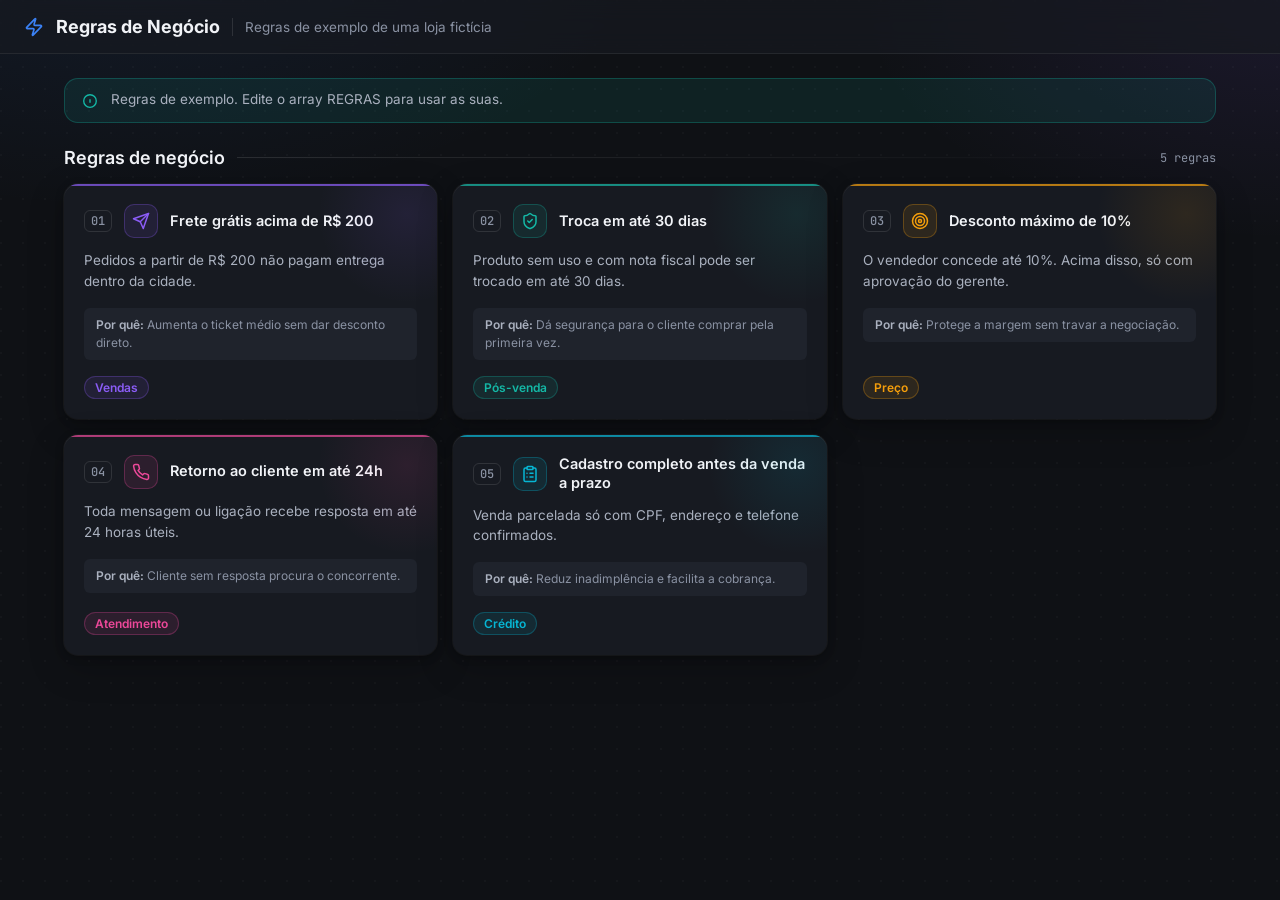
<file: index.html>
<!doctype html>
<html lang="pt-BR">
<head>
  <meta charset="utf-8" />
  <meta name="viewport" content="width=device-width,initial-scale=1" />
  <title>Regras de Negócio · Sandbox</title>
  <link rel="preconnect" href="https://fonts.googleapis.com" />
  <link rel="preconnect" href="https://fonts.gstatic.com" crossorigin />
  <link rel="stylesheet" href="https://fonts.googleapis.com/css2?family=Inter:wght@400;500;600;700&family=JetBrains+Mono:wght@400;500&display=swap" />
  <style>
    /* ===== Tokens ===== */
    :root {
      --bg: #0f1115;
      --surface-1: #171a21;
      --surface-2: #1f232c;
      --border-subtle: rgba(255, 255, 255, 0.070);
      --border-default: rgba(255, 255, 255, 0.110);
      --text-primary: #f1f3f7;
      --text-secondary: #aab1bf;
      --text-muted: #8a92a3;

      --accent: #3b82f6;  --accent-soft: rgba(59, 130, 246, 0.10);   --accent-border: rgba(59, 130, 246, 0.30);
      --info: #14b8a6;    --info-soft: rgba(20, 184, 166, 0.10);    --info-border: rgba(20, 184, 166, 0.28);
      --warning: #f59e0b; --warning-soft: rgba(245, 158, 11, 0.10); --warning-border: rgba(245, 158, 11, 0.28);
      --rose: #ec4899;    --rose-soft: rgba(236, 72, 153, 0.10);   --rose-border: rgba(236, 72, 153, 0.28);
      --violet: #8b5cf6;  --violet-soft: rgba(139, 92, 246, 0.10); --violet-border: rgba(139, 92, 246, 0.28);
      --cyan: #06b6d4;    --cyan-soft: rgba(6, 182, 212, 0.10);    --cyan-border: rgba(6, 182, 212, 0.28);

      --font-sans: 'Inter', -apple-system, BlinkMacSystemFont, sans-serif;
      --font-mono: 'JetBrains Mono', 'Fira Code', monospace;
      --text-xs: 12px; --text-sm: 13.5px; --text-base: 14.5px; --text-lg: 18px; --text-xl: 22px;

      --space-1: 4px; --space-2: 8px; --space-3: 12px; --space-4: 16px; --space-5: 20px; --space-6: 24px; --space-8: 32px;
      --radius-sm: 6px; --radius-card: 14px; --radius-full: 999px;

      --shadow-card: 0 0 0 1px rgba(255,255,255,0.045), 0 2px 8px rgba(0,0,0,0.28), 0 12px 36px rgba(0,0,0,0.22);
      --shadow-card-hover: 0 0 0 1px rgba(255,255,255,0.090), 0 4px 14px rgba(0,0,0,0.40), 0 22px 60px rgba(0,0,0,0.34);
      --card-edge: inset 0 1px 0 rgba(255,255,255,0.06);
      --gradient-divider: linear-gradient(90deg, var(--border-default), transparent);
      --dot-grid: radial-gradient(circle at 1px 1px, rgba(255,255,255,0.022) 1px, transparent 0);
      --transition-base: 180ms ease;
      --topbar-bg: rgba(23, 26, 33, 0.72);
    }

    * { box-sizing: border-box; }
    body {
      margin: 0;
      min-height: 100vh;
      background-color: var(--bg);
      background-image:
        radial-gradient(900px 500px at 10% -10%, var(--accent-soft), transparent 60%),
        radial-gradient(700px 400px at 100% 0%, var(--violet-soft), transparent 60%),
        var(--dot-grid);
      background-size: auto, auto, 22px 22px;
      color: var(--text-primary);
      font-family: var(--font-sans);
      font-size: var(--text-base);
      -webkit-font-smoothing: antialiased;
    }

    /* ===== Topbar ===== */
    .topbar {
      display: flex; align-items: center; gap: var(--space-3);
      padding: var(--space-4) var(--space-6);
      background: var(--topbar-bg);
      backdrop-filter: blur(12px);
      border-bottom: 1px solid var(--border-subtle);
      position: sticky; top: 0; z-index: 10;
    }
    .topbar__logo { color: var(--accent); display: flex; }
    .topbar__title { font-weight: 700; font-size: var(--text-lg); }
    .topbar__sep { width: 1px; height: 18px; background: var(--border-default); }
    .topbar__breadcrumb { color: var(--text-muted); font-size: var(--text-sm); }

    .content { max-width: 1200px; margin: 0 auto; padding: var(--space-6); }

    /* ===== Alerta ===== */
    .alert {
      display: flex; align-items: flex-start; gap: var(--space-3);
      padding: var(--space-3) var(--space-4);
      border-radius: var(--radius-card);
      background: var(--info-soft); border: 1px solid var(--info-border);
      color: var(--text-secondary); font-size: var(--text-sm);
      margin-bottom: var(--space-6);
    }
    .alert svg { color: var(--info); flex: none; margin-top: 1px; }

    /* ===== Seção ===== */
    .section__head { display: flex; align-items: center; gap: var(--space-3); margin-bottom: var(--space-4); }
    .section__head h2 { margin: 0; font-size: var(--text-lg); font-weight: 600; }
    .section__line { flex: 1; height: 1px; background: var(--gradient-divider); }
    .section__count { font-family: var(--font-mono); font-size: var(--text-xs); color: var(--text-muted); }

    /* ===== Grade e cards ===== */
    .grid { display: grid; grid-template-columns: repeat(auto-fill, minmax(300px, 1fr)); gap: var(--space-4); }
    .card {
      position: relative; overflow: hidden;
      display: flex; flex-direction: column;
      background: var(--surface-1);
      border-radius: var(--radius-card);
      box-shadow: var(--card-edge), var(--shadow-card);
      transition: transform var(--transition-base), box-shadow var(--transition-base);
    }
    .card:hover { transform: translateY(-2px); box-shadow: var(--card-edge), var(--shadow-card-hover); }
    .card::before {
      content: ""; position: absolute; inset: 0 0 auto 0; height: 2px;
      background: var(--cor); opacity: .7;
    }
    .card::after { /* glow de canto, cor como sussurro */
      content: ""; position: absolute; width: 180px; height: 180px; right: -60px; top: -60px;
      background: radial-gradient(circle, var(--cor-soft), transparent 70%);
      pointer-events: none;
    }
    .card__header { display: flex; align-items: center; gap: var(--space-3); padding: var(--space-5) var(--space-5) var(--space-3); }
    .card__num {
      font-family: var(--font-mono); font-size: var(--text-xs); font-weight: 500;
      color: var(--text-muted); border: 1px solid var(--border-default);
      border-radius: var(--radius-sm); padding: 2px 6px;
    }
    .card__icon {
      width: 34px; height: 34px; display: grid; place-items: center; flex: none;
      border-radius: 10px; color: var(--cor); background: var(--cor-soft); border: 1px solid var(--cor-border);
    }
    .card__title { font-weight: 600; font-size: var(--text-base); line-height: 1.3; }
    .card__body { padding: 0 var(--space-5) var(--space-5); display: flex; flex-direction: column; flex: 1; }
    .card__desc { margin: 0 0 var(--space-4); color: var(--text-secondary); font-size: var(--text-sm); line-height: 1.55; }
    .card__why {
      padding: var(--space-2) var(--space-3); border-radius: var(--radius-sm);
      background: var(--surface-2); color: var(--text-muted); font-size: var(--text-xs); line-height: 1.5;
    }
    .card__why strong { color: var(--text-secondary); font-weight: 600; }
    .card__foot { margin-top: auto; padding-top: var(--space-4); }

    .badge {
      display: inline-flex; align-items: center; padding: 3px 10px;
      border-radius: var(--radius-full); font-size: var(--text-xs); font-weight: 600;
      color: var(--cor); background: var(--cor-soft); border: 1px solid var(--cor-border);
    }

    /* cores por categoria */
    .c-violet  { --cor: var(--violet);  --cor-soft: var(--violet-soft);  --cor-border: var(--violet-border); }
    .c-info    { --cor: var(--info);    --cor-soft: var(--info-soft);    --cor-border: var(--info-border); }
    .c-warning { --cor: var(--warning); --cor-soft: var(--warning-soft); --cor-border: var(--warning-border); }
    .c-rose    { --cor: var(--rose);    --cor-soft: var(--rose-soft);    --cor-border: var(--rose-border); }
    .c-cyan    { --cor: var(--cyan);    --cor-soft: var(--cyan-soft);    --cor-border: var(--cyan-border); }

    .empty { padding: var(--space-8); text-align: center; color: var(--text-muted); }

    /* entrada em cascata — só transform/opacity, 1× */
    @keyframes pageIn { from { opacity: 0; transform: translateY(8px); } to { opacity: 1; transform: none; } }
    .anim-in { animation: pageIn 420ms cubic-bezier(.2,.7,.2,1) both; }
    @media (prefers-reduced-motion: reduce) { .anim-in { animation: none; } .card:hover { transform: none; } }

    @media (max-width: 640px) {
      .topbar { padding: var(--space-3) var(--space-4); flex-wrap: wrap; }
      .topbar__sep { display: none; }
      .topbar__breadcrumb { width: 100%; }
      .content { padding: var(--space-4); }
      .grid { grid-template-columns: 1fr; }
    }
  </style>
</head>
<body>
  <!-- Ícones Lucide (MIT) — só os usados nesta tela; o JS referencia com <use href="#i-nome"> -->
  <svg width="0" height="0" style="position:absolute" aria-hidden="true">
    <symbol id="i-send" viewBox="0 0 24 24"><path d="m22 2-7 20-4-9-9-4Z"/><path d="M22 2 11 13"/></symbol>
    <symbol id="i-shield-check" viewBox="0 0 24 24"><path d="M20 13c0 5-3.5 7.5-7.66 8.95a1 1 0 0 1-.67-.01C7.5 20.5 4 18 4 13V6a1 1 0 0 1 1-1c2 0 4.5-1.2 6.24-2.72a1.17 1.17 0 0 1 1.52 0C14.51 3.81 17 5 19 5a1 1 0 0 1 1 1z"/><path d="m9 12 2 2 4-4"/></symbol>
    <symbol id="i-target" viewBox="0 0 24 24"><circle cx="12" cy="12" r="10"/><circle cx="12" cy="12" r="6"/><circle cx="12" cy="12" r="2"/></symbol>
    <symbol id="i-phone" viewBox="0 0 24 24"><path d="M22 16.92v3a2 2 0 0 1-2.18 2 19.79 19.79 0 0 1-8.63-3.07 19.5 19.5 0 0 1-6-6 19.79 19.79 0 0 1-3.07-8.67A2 2 0 0 1 4.11 2h3a2 2 0 0 1 2 1.72 12.84 12.84 0 0 0 .7 2.81 2 2 0 0 1-.45 2.11L8.09 9.91a16 16 0 0 0 6 6l1.27-1.27a2 2 0 0 1 2.11-.45 12.84 12.84 0 0 0 2.81.7A2 2 0 0 1 22 16.92z"/></symbol>
    <symbol id="i-clipboard-list" viewBox="0 0 24 24"><rect width="8" height="4" x="8" y="2" rx="1"/><path d="M16 4h2a2 2 0 0 1 2 2v14a2 2 0 0 1-2 2H6a2 2 0 0 1-2-2V6a2 2 0 0 1 2-2h2"/><path d="M12 11h4M12 16h4M8 11h.01M8 16h.01"/></symbol>
  </svg>

  <header class="topbar">
    <span class="topbar__logo">
      <svg width="20" height="20" viewBox="0 0 24 24" fill="none" stroke="currentColor" stroke-width="2" stroke-linecap="round" stroke-linejoin="round"><path d="M4 14a1 1 0 0 1-.78-1.63l9.9-10.2a.5.5 0 0 1 .86.46l-1.92 6.02A1 1 0 0 0 13 10h7a1 1 0 0 1 .78 1.63l-9.9 10.2a.5.5 0 0 1-.86-.46l1.92-6.02A1 1 0 0 0 11 14z"/></svg>
    </span>
    <span class="topbar__title">Regras de Negócio</span>
    <div class="topbar__sep"></div>
    <div class="topbar__breadcrumb">Regras de exemplo de uma loja fictícia</div>
  </header>

  <main class="content">
    <div class="alert anim-in">
      <svg width="18" height="18" viewBox="0 0 20 20" fill="none" stroke="currentColor" stroke-width="1.5"><circle cx="10" cy="10" r="7"/><path d="M10 8v4M10 14h.01"/></svg>
      Regras de exemplo. Edite o array REGRAS para usar as suas.
    </div>

    <section>
      <div class="section__head">
        <h2>Regras de negócio</h2>
        <span class="section__line"></span>
        <span class="section__count" id="cTotal">0 regras</span>
      </div>
      <div class="grid" id="listaRegras"></div>
    </section>
  </main>

  <script>
  (function () {
    "use strict";
    var SVG_NS = "http://www.w3.org/2000/svg";

    // cria um elemento com classe e texto — texto sempre por textContent, nunca innerHTML
    function criar(tag, classe, texto) {
      var n = document.createElement(tag);
      if (classe) n.className = classe;
      if (texto != null) n.textContent = String(texto);
      return n;
    }

    // ícone do sprite SVG do topo da página
    function ico(nome, tam) {
      tam = tam || 18;
      var svg = document.createElementNS(SVG_NS, "svg");
      ["width", "height"].forEach(function (a) { svg.setAttribute(a, tam); });
      [["fill", "none"], ["stroke", "currentColor"], ["stroke-width", "2"], ["stroke-linecap", "round"],
       ["stroke-linejoin", "round"], ["aria-hidden", "true"]].forEach(function (a) { svg.setAttribute(a[0], a[1]); });
      var use = document.createElementNS(SVG_NS, "use");
      use.setAttribute("href", "#i-" + nome);
      svg.appendChild(use);
      return svg;
    }

    /* ===== As 5 regras — editar aqui ===== */
    var REGRAS = [
      { titulo: "Frete grátis acima de R$ 200", icone: "send", cor: "violet", tag: "Vendas",
        desc: "Pedidos a partir de R$ 200 não pagam entrega dentro da cidade.",
        porque: "Aumenta o ticket médio sem dar desconto direto." },
      { titulo: "Troca em até 30 dias", icone: "shield-check", cor: "info", tag: "Pós-venda",
        desc: "Produto sem uso e com nota fiscal pode ser trocado em até 30 dias.",
        porque: "Dá segurança para o cliente comprar pela primeira vez." },
      { titulo: "Desconto máximo de 10%", icone: "target", cor: "warning", tag: "Preço",
        desc: "O vendedor concede até 10%. Acima disso, só com aprovação do gerente.",
        porque: "Protege a margem sem travar a negociação." },
      { titulo: "Retorno ao cliente em até 24h", icone: "phone", cor: "rose", tag: "Atendimento",
        desc: "Toda mensagem ou ligação recebe resposta em até 24 horas úteis.",
        porque: "Cliente sem resposta procura o concorrente." },
      { titulo: "Cadastro completo antes da venda a prazo", icone: "clipboard-list", cor: "cyan", tag: "Crédito",
        desc: "Venda parcelada só com CPF, endereço e telefone confirmados.",
        porque: "Reduz inadimplência e facilita a cobrança." }
    ];

    function cardRegra(r, i) {
      var card = criar("article", "card c-" + r.cor + " anim-in");
      card.style.animationDelay = (80 + i * 60) + "ms";

      var icone = criar("span", "card__icon");
      icone.appendChild(ico(r.icone));
      var cab = criar("div", "card__header");
      cab.append(criar("span", "card__num", ("0" + (i + 1)).slice(-2)), icone, criar("span", "card__title", r.titulo));

      var porque = criar("div", "card__why");
      porque.append(criar("strong", null, "Por quê:"), " " + r.porque);
      var rodape = criar("div", "card__foot");
      rodape.appendChild(criar("span", "badge", r.tag));
      var corpo = criar("div", "card__body");
      corpo.append(criar("p", "card__desc", r.desc), porque, rodape);

      card.append(cab, corpo);
      return card;
    }

    function renderizar() {
      var el = document.getElementById("listaRegras");
      if (!REGRAS.length) {
        el.replaceChildren(criar("div", "empty", "Nenhuma regra cadastrada."));
        return;
      }
      el.replaceChildren.apply(el, REGRAS.map(cardRegra));
      document.getElementById("cTotal").textContent = REGRAS.length + " regras";
    }

    document.addEventListener("DOMContentLoaded", renderizar);
  }());
  </script>
</body>
</html>
</file>
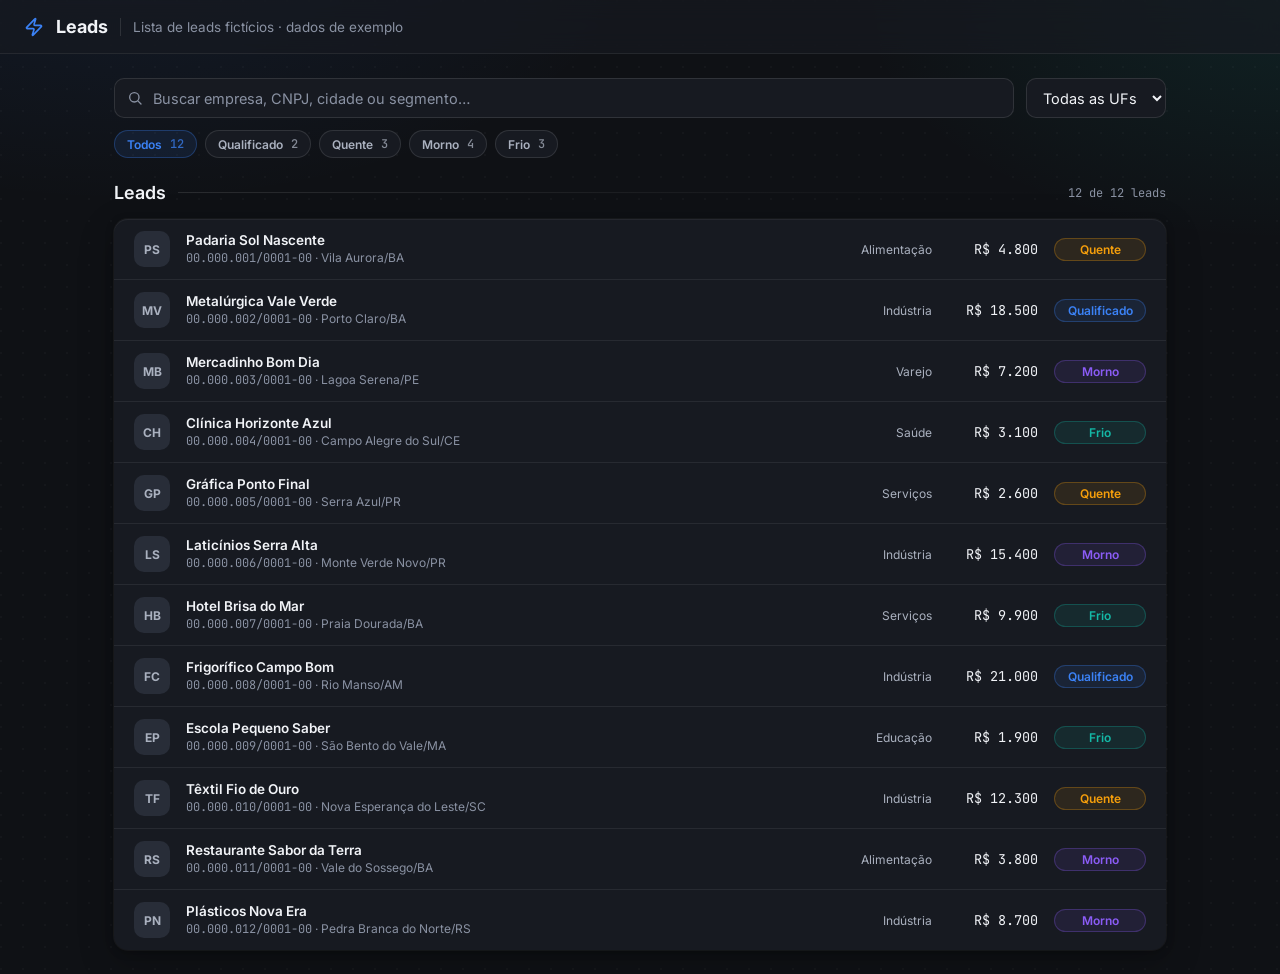
<file: leads.html>
<!doctype html>
<html lang="pt-BR">
<head>
  <meta charset="utf-8" />
  <meta name="viewport" content="width=device-width,initial-scale=1" />
  <title>Leads · Sandbox</title>
  <link rel="preconnect" href="https://fonts.googleapis.com" />
  <link rel="preconnect" href="https://fonts.gstatic.com" crossorigin />
  <link rel="stylesheet" href="https://fonts.googleapis.com/css2?family=Inter:wght@400;500;600;700&family=JetBrains+Mono:wght@400;500&display=swap" />
  <link rel="stylesheet" href="css/leads.css" />
</head>
<body>
  <header class="topbar">
    <span class="topbar__logo">
      <svg width="20" height="20" viewBox="0 0 24 24" fill="none" stroke="currentColor" stroke-width="2" stroke-linecap="round" stroke-linejoin="round"><path d="M4 14a1 1 0 0 1-.78-1.63l9.9-10.2a.5.5 0 0 1 .86.46l-1.92 6.02A1 1 0 0 0 13 10h7a1 1 0 0 1 .78 1.63l-9.9 10.2a.5.5 0 0 1-.86-.46l1.92-6.02A1 1 0 0 0 11 14z"/></svg>
    </span>
    <span class="topbar__title">Leads</span>
    <div class="topbar__sep"></div>
    <div class="topbar__breadcrumb">Lista de leads fictícios · dados de exemplo</div>
  </header>

  <main class="content">
    <div class="toolbar">
      <label class="busca">
        <svg width="16" height="16" viewBox="0 0 24 24" fill="none" stroke="currentColor" stroke-width="2" stroke-linecap="round"><circle cx="11" cy="11" r="7"/><path d="m21 21-4.3-4.3"/></svg>
        <input id="busca" type="search" maxlength="100" placeholder="Buscar empresa, CNPJ, cidade ou segmento…" aria-label="Buscar leads" autocomplete="off" />
      </label>
      <select id="filtroUf" class="select" aria-label="Filtrar por UF">
        <option value="">Todas as UFs</option>
      </select>
    </div>

    <div class="chips" id="filtroStatus" role="group" aria-label="Filtrar por status">
      <button type="button" class="chip chip--ativo" data-status="todos">Todos <span class="chip__n"></span></button>
      <button type="button" class="chip" data-status="Qualificado">Qualificado <span class="chip__n"></span></button>
      <button type="button" class="chip" data-status="Quente">Quente <span class="chip__n"></span></button>
      <button type="button" class="chip" data-status="Morno">Morno <span class="chip__n"></span></button>
      <button type="button" class="chip" data-status="Frio">Frio <span class="chip__n"></span></button>
    </div>

    <section>
      <div class="section__head">
        <h2>Leads</h2>
        <span class="section__line"></span>
        <span class="section__count" id="contador"></span>
      </div>

      <div id="carregando" class="estado">Carregando leads…</div>

      <div id="erro" class="erro" role="alert" hidden>
        <svg width="20" height="20" viewBox="0 0 24 24" fill="none" stroke="currentColor" stroke-width="2" stroke-linecap="round"><circle cx="12" cy="12" r="10"/><path d="M12 8v4M12 16h.01"/></svg>
        <div class="erro__texto">
          <strong>Não foi possível carregar os leads</strong>
          <p id="erroMsg"></p>
          <p id="erroDica" class="erro__dica" hidden>A página foi aberta direto do disco (<code>file://</code>) e o navegador bloqueia a leitura do JSON. Rode um servidor local na pasta do projeto: <code>npx http-server -p 8080 -c-1 .</code></p>
        </div>
        <button type="button" class="btn" id="btnTentar">Tentar novamente</button>
      </div>

      <div id="conteudo" hidden>
        <div class="lista" id="lista"></div>
        <div class="vazio" id="vazio" hidden>
          <p>Nenhum lead encontrado com a busca e os filtros atuais.</p>
          <button type="button" class="btn" id="btnLimpar">Limpar filtros</button>
        </div>
      </div>
    </section>
  </main>

  <script src="js/leads.js"></script>
</body>
</html>
</file>
<file: css/leads.css>
/* Tokens — mesmos valores do <style> do index.html. Se mudar uma cor aqui, mude lá também. */
:root {
  --bg: #0f1115;
  --surface-1: #171a21;
  --surface-2: #1f232c;
  --surface-3: #282d38;
  --border-subtle: rgba(255, 255, 255, 0.070);
  --border-default: rgba(255, 255, 255, 0.110);
  --text-primary: #f1f3f7;
  --text-secondary: #aab1bf;
  --text-muted: #8a92a3;

  --accent: #3b82f6;  --accent-soft: rgba(59, 130, 246, 0.10);   --accent-border: rgba(59, 130, 246, 0.30);
  --info: #14b8a6;    --info-soft: rgba(20, 184, 166, 0.10);    --info-border: rgba(20, 184, 166, 0.28);
  --warning: #f59e0b; --warning-soft: rgba(245, 158, 11, 0.10); --warning-border: rgba(245, 158, 11, 0.28);
  --violet: #8b5cf6;  --violet-soft: rgba(139, 92, 246, 0.10); --violet-border: rgba(139, 92, 246, 0.28);
  --danger: #ef4444;  --danger-soft: rgba(239, 68, 68, 0.10);   --danger-border: rgba(239, 68, 68, 0.30);

  --font-sans: 'Inter', -apple-system, BlinkMacSystemFont, sans-serif;
  --font-mono: 'JetBrains Mono', 'Fira Code', monospace;
  --text-xs: 12px; --text-sm: 13.5px; --text-base: 14.5px; --text-lg: 18px;

  --space-1: 4px; --space-2: 8px; --space-3: 12px; --space-4: 16px; --space-5: 20px; --space-6: 24px; --space-8: 32px;
  --radius-sm: 6px; --radius: 10px; --radius-card: 14px; --radius-full: 999px;

  --shadow-card: 0 0 0 1px rgba(255,255,255,0.045), 0 2px 8px rgba(0,0,0,0.28), 0 12px 36px rgba(0,0,0,0.22);
  --card-edge: inset 0 1px 0 rgba(255,255,255,0.06);
  --gradient-divider: linear-gradient(90deg, var(--border-default), transparent);
  --dot-grid: radial-gradient(circle at 1px 1px, rgba(255,255,255,0.022) 1px, transparent 0);
  --transition-base: 180ms ease;
  --topbar-bg: rgba(23, 26, 33, 0.72);
}

* { box-sizing: border-box; }
[hidden] { display: none !important; }

body {
  margin: 0;
  min-height: 100vh;
  background-color: var(--bg);
  background-image:
    radial-gradient(900px 500px at 10% -10%, var(--accent-soft), transparent 60%),
    radial-gradient(700px 400px at 100% 0%, var(--info-soft), transparent 60%),
    var(--dot-grid);
  background-size: auto, auto, 22px 22px;
  color: var(--text-primary);
  font-family: var(--font-sans);
  font-size: var(--text-base);
  -webkit-font-smoothing: antialiased;
}
button, input, select { font: inherit; color: inherit; }

/* Topbar */
.topbar {
  display: flex; align-items: center; gap: var(--space-3);
  padding: var(--space-4) var(--space-6);
  background: var(--topbar-bg);
  backdrop-filter: blur(12px);
  border-bottom: 1px solid var(--border-subtle);
  position: sticky; top: 0; z-index: 10;
}
.topbar__logo { color: var(--accent); display: flex; }
.topbar__title { font-weight: 700; font-size: var(--text-lg); }
.topbar__sep { width: 1px; height: 18px; background: var(--border-default); }
.topbar__breadcrumb { color: var(--text-muted); font-size: var(--text-sm); }

.content { max-width: 1100px; margin: 0 auto; padding: var(--space-6); }

/* Busca + UF */
.toolbar { display: flex; gap: var(--space-3); margin-bottom: var(--space-3); }
.busca {
  flex: 1; display: flex; align-items: center; gap: var(--space-2);
  padding: 0 var(--space-3); height: 40px;
  background: var(--surface-1); border: 1px solid var(--border-default); border-radius: var(--radius);
  color: var(--text-muted); transition: border-color var(--transition-base);
}
.busca:focus-within { border-color: var(--accent-border); }
.busca input { flex: 1; min-width: 0; height: 100%; background: none; border: 0; outline: none; color: var(--text-primary); }
.busca input::placeholder { color: var(--text-muted); }
.select {
  height: 40px; padding: 0 var(--space-3);
  background: var(--surface-1); border: 1px solid var(--border-default); border-radius: var(--radius);
  cursor: pointer;
}
.select:focus { outline: none; border-color: var(--accent-border); }

/* Chips de status */
.chips { display: flex; flex-wrap: wrap; gap: var(--space-2); margin-bottom: var(--space-6); }
.chip {
  display: inline-flex; align-items: center; gap: var(--space-2);
  padding: 5px 12px; border-radius: var(--radius-full); cursor: pointer;
  background: var(--surface-1); border: 1px solid var(--border-default);
  color: var(--text-secondary); font-size: var(--text-xs); font-weight: 600;
  transition: background var(--transition-base), border-color var(--transition-base), color var(--transition-base);
}
.chip:hover { background: var(--surface-2); }
.chip--ativo { color: var(--accent); background: var(--accent-soft); border-color: var(--accent-border); }
.chip__n { font-family: var(--font-mono); font-weight: 500; opacity: .75; }
.chip:focus-visible, .btn:focus-visible { outline: 2px solid var(--accent); outline-offset: 2px; }

/* Seção */
.section__head { display: flex; align-items: center; gap: var(--space-3); margin-bottom: var(--space-4); }
.section__head h2 { margin: 0; font-size: var(--text-lg); font-weight: 600; }
.section__line { flex: 1; height: 1px; background: var(--gradient-divider); }
.section__count { font-family: var(--font-mono); font-size: var(--text-xs); color: var(--text-muted); }

/* Lista */
.lista {
  background: var(--surface-1); border-radius: var(--radius-card);
  box-shadow: var(--card-edge), var(--shadow-card); overflow: hidden;
}
.lead {
  display: grid; grid-template-columns: 36px 1fr auto auto auto; align-items: center; gap: var(--space-4);
  padding: var(--space-3) var(--space-5); border-bottom: 1px solid var(--border-subtle);
  transition: background var(--transition-base);
}
.lead:last-child { border-bottom: 0; }
.lead:hover { background: var(--surface-2); }
.lead__avatar {
  width: 36px; height: 36px; border-radius: 10px; display: grid; place-items: center;
  background: var(--surface-3); color: var(--text-secondary); font-size: var(--text-xs); font-weight: 700;
}
.lead__nome { font-weight: 600; font-size: var(--text-sm); }
.lead__sub { color: var(--text-muted); font-size: var(--text-xs); margin-top: 2px; }
.lead__cnpj { font-family: var(--font-mono); }
.lead__seg { color: var(--text-secondary); font-size: var(--text-xs); }
.lead__valor { font-family: var(--font-mono); font-size: var(--text-sm); text-align: right; min-width: 90px; }

/* Badge de status */
.badge {
  display: inline-flex; padding: 3px 10px; border-radius: var(--radius-full);
  font-size: var(--text-xs); font-weight: 600; min-width: 92px; justify-content: center;
  color: var(--cor); background: var(--cor-soft); border: 1px solid var(--cor-border);
}
.c-accent  { --cor: var(--accent);  --cor-soft: var(--accent-soft);  --cor-border: var(--accent-border); }
.c-warning { --cor: var(--warning); --cor-soft: var(--warning-soft); --cor-border: var(--warning-border); }
.c-violet  { --cor: var(--violet);  --cor-soft: var(--violet-soft);  --cor-border: var(--violet-border); }
.c-info    { --cor: var(--info);    --cor-soft: var(--info-soft);    --cor-border: var(--info-border); }

/* Estados: carregando, erro, vazio */
.estado, .vazio {
  padding: var(--space-8); text-align: center; color: var(--text-muted);
  background: var(--surface-1); border-radius: var(--radius-card);
}
.vazio p { margin: 0 0 var(--space-4); }
.erro {
  display: flex; align-items: flex-start; gap: var(--space-3);
  padding: var(--space-4) var(--space-5); border-radius: var(--radius-card);
  background: var(--danger-soft); border: 1px solid var(--danger-border);
}
.erro > svg { color: var(--danger); flex: none; margin-top: 2px; }
.erro__texto { flex: 1; }
.erro__texto strong { color: var(--text-primary); }
.erro__texto p { margin: var(--space-1) 0 0; color: var(--text-secondary); font-size: var(--text-sm); }
.erro__dica { color: var(--text-muted) !important; font-size: var(--text-xs) !important; }
.erro__dica code { font-family: var(--font-mono); color: var(--text-secondary); }
.btn {
  flex: none; padding: 8px 14px; border-radius: var(--radius); cursor: pointer;
  background: var(--surface-2); border: 1px solid var(--border-default);
  font-size: var(--text-sm); font-weight: 600;
  transition: background var(--transition-base);
}
.btn:hover { background: var(--surface-3); }

/* Celular */
@media (max-width: 640px) {
  .topbar { padding: var(--space-3) var(--space-4); flex-wrap: wrap; }
  .topbar__sep { display: none; }
  .topbar__breadcrumb { width: 100%; }
  .content { padding: var(--space-4); }
  .toolbar { flex-direction: column; }
  .lead { grid-template-columns: 36px 1fr auto; padding: var(--space-3) var(--space-4); }
  .lead__seg, .lead__valor { display: none; }
  .erro { flex-wrap: wrap; }
}
</file>
